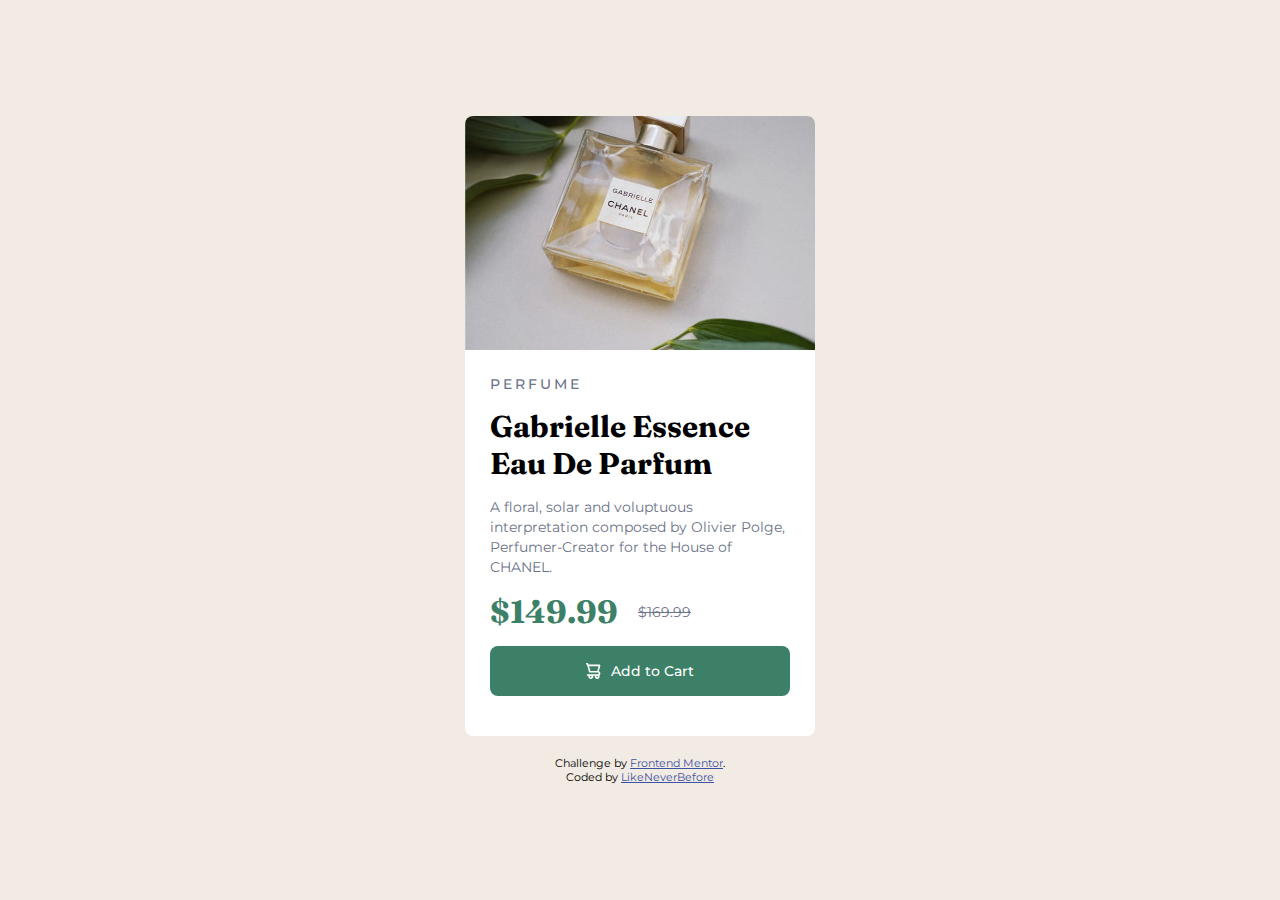
<file: index.html>
<!DOCTYPE html>
<html lang="en">
  <head>
    <meta charset="UTF-8" />
    <meta name="viewport" content="width=device-width, initial-scale=1.0" />
    <!-- displays site properly based on user's device -->
    <link rel="preconnect" href="https://fonts.googleapis.com">
    <link rel="preconnect" href="https://fonts.gstatic.com" crossorigin>
    <link href="https://fonts.googleapis.com/css2?family=Fraunces:opsz,wght@9..144,700&family=Montserrat:wght@500;700&display=swap" rel="stylesheet">

    <link
      rel="icon"
      type="image/png"
      sizes="32x32"
      href="./images/favicon-32x32.png"
    />
    <link rel="stylesheet" href="./sass/main.css">

    <title>Frontend Mentor | Product preview card component</title>

    <!-- Feel free to remove these styles or customise in your own stylesheet 👍 -->
    <style>
      .attribution {
        margin-top: 20px;
        font-size: 11px;
        text-align: center;
      }
      .attribution a {
        color: hsl(228, 45%, 44%);
      }
    </style>
  </head>
  <body>
    <div class="product-box">
      <div class="product-box__image"></div>
      <div class="product-box__content">
        <h4 class="product-box__type">Perfume</h2>
        <h1 class="product-box__name">Gabrielle Essence Eau De Parfum</h1>
        <p  class="product-box__text">A floral, solar and voluptuous
          interpretation composed by Olivier Polge, Perfumer-Creator for the House of
          CHANEL.</p>
        <div class="product-box__prices">
          <p  class="product-box__prices--new">$149.99</p>
          <p class="product-box__prices--old">$169.99</p>
        </div>
        <div class="product-box__button">
          <img src="./images/icon-cart.svg" alt="">
          <p class="product-box__button--text">Add to Cart</p>
        </div>
      </div>
    </div>
    
    <div class="attribution">
      <p>Challenge by <a href="https://www.frontendmentor.io?ref=challenge" target="_blank">Frontend Mentor</a>.<br>Coded by <a href="#">LikeNeverBefore</a></p>
    </div>
  </body>
</html>
</file>
<file: sass/main.css>
* {
  margin: 0;
  padding: 0;
  box-sizing: border-box;
}

body {
  font-family: "Montserrat", sans-serif;
  background-color: hsl(30, 38%, 92%);
  height: 100vh;
  width: 100%;
  display: grid;
  justify-content: center;
  align-items: center;
  align-content: center;
  font-size: 14px;
}

.product-box {
  display: flex;
  flex-direction: column;
  width: 350px;
  height: 620px;
  background-color: hsl(0, 0%, 100%);
  border-radius: 8px;
  overflow: hidden;
}
.product-box__image {
  height: 40%;
  width: 100%;
  background-image: url("../images/image-product-mobile.jpg");
  background-size: cover;
}
.product-box__content {
  padding: 25px 25px 25px;
}
.product-box__type {
  text-transform: uppercase;
  font-weight: 500;
  letter-spacing: 3px;
  color: hsl(228, 12%, 48%);
}
.product-box__name {
  margin: 15px 0;
  font-family: "Fraunces", serif;
  font-size: 30px;
  font-weight: bold;
}
.product-box__text {
  color: hsl(228, 12%, 48%);
  margin: 15px 0;
  line-height: 20px;
}
.product-box__prices {
  font-family: "Fraunces", serif;
  display: flex;
  flex-direction: row;
  align-items: center;
}
.product-box__prices--new {
  color: hsl(158, 36%, 37%);
  font-weight: bold;
  font-size: 32px;
  margin-right: 20px;
}
.product-box__prices--old {
  font-family: "Montserrat", sans-serif;
  color: hsl(228, 12%, 48%);
  text-decoration: line-through;
  font-weight: 400;
}
.product-box__button {
  display: flex;
  justify-content: center;
  align-items: center;
  width: 100%;
  height: 50px;
  background-color: hsl(158, 36%, 37%);
  border-radius: 8px;
  margin: 15px 0;
  transition: background-color 0.3s;
  cursor: pointer;
}
.product-box__button--text {
  margin-left: 10px;
  color: white;
  font-weight: 500;
}
.product-box__button:hover {
  background-color: hsl(158, 35%, 23%);
}

@media (min-width: 1440px) {
  .product-box {
    display: flex;
    flex-direction: row;
    width: 620px;
    height: 440px;
  }
  .product-box__image {
    height: 100%;
    width: 50%;
    background-image: url("../images/image-product-desktop.jpg");
    background-size: cover;
  }
  .product-box__content {
    width: 50%;
    height: 100%;
    display: inline;
    padding: 30px 40px 30px 30px;
  }
  .product-box__name {
    font-size: 34px;
    line-height: 36px;
  }
  .product-box__text {
    margin: 20px 0;
    line-height: 22px;
  }
  .product-box__prices {
    margin: 20px 0;
  }
}/*# sourceMappingURL=main.css.map */
</file>
